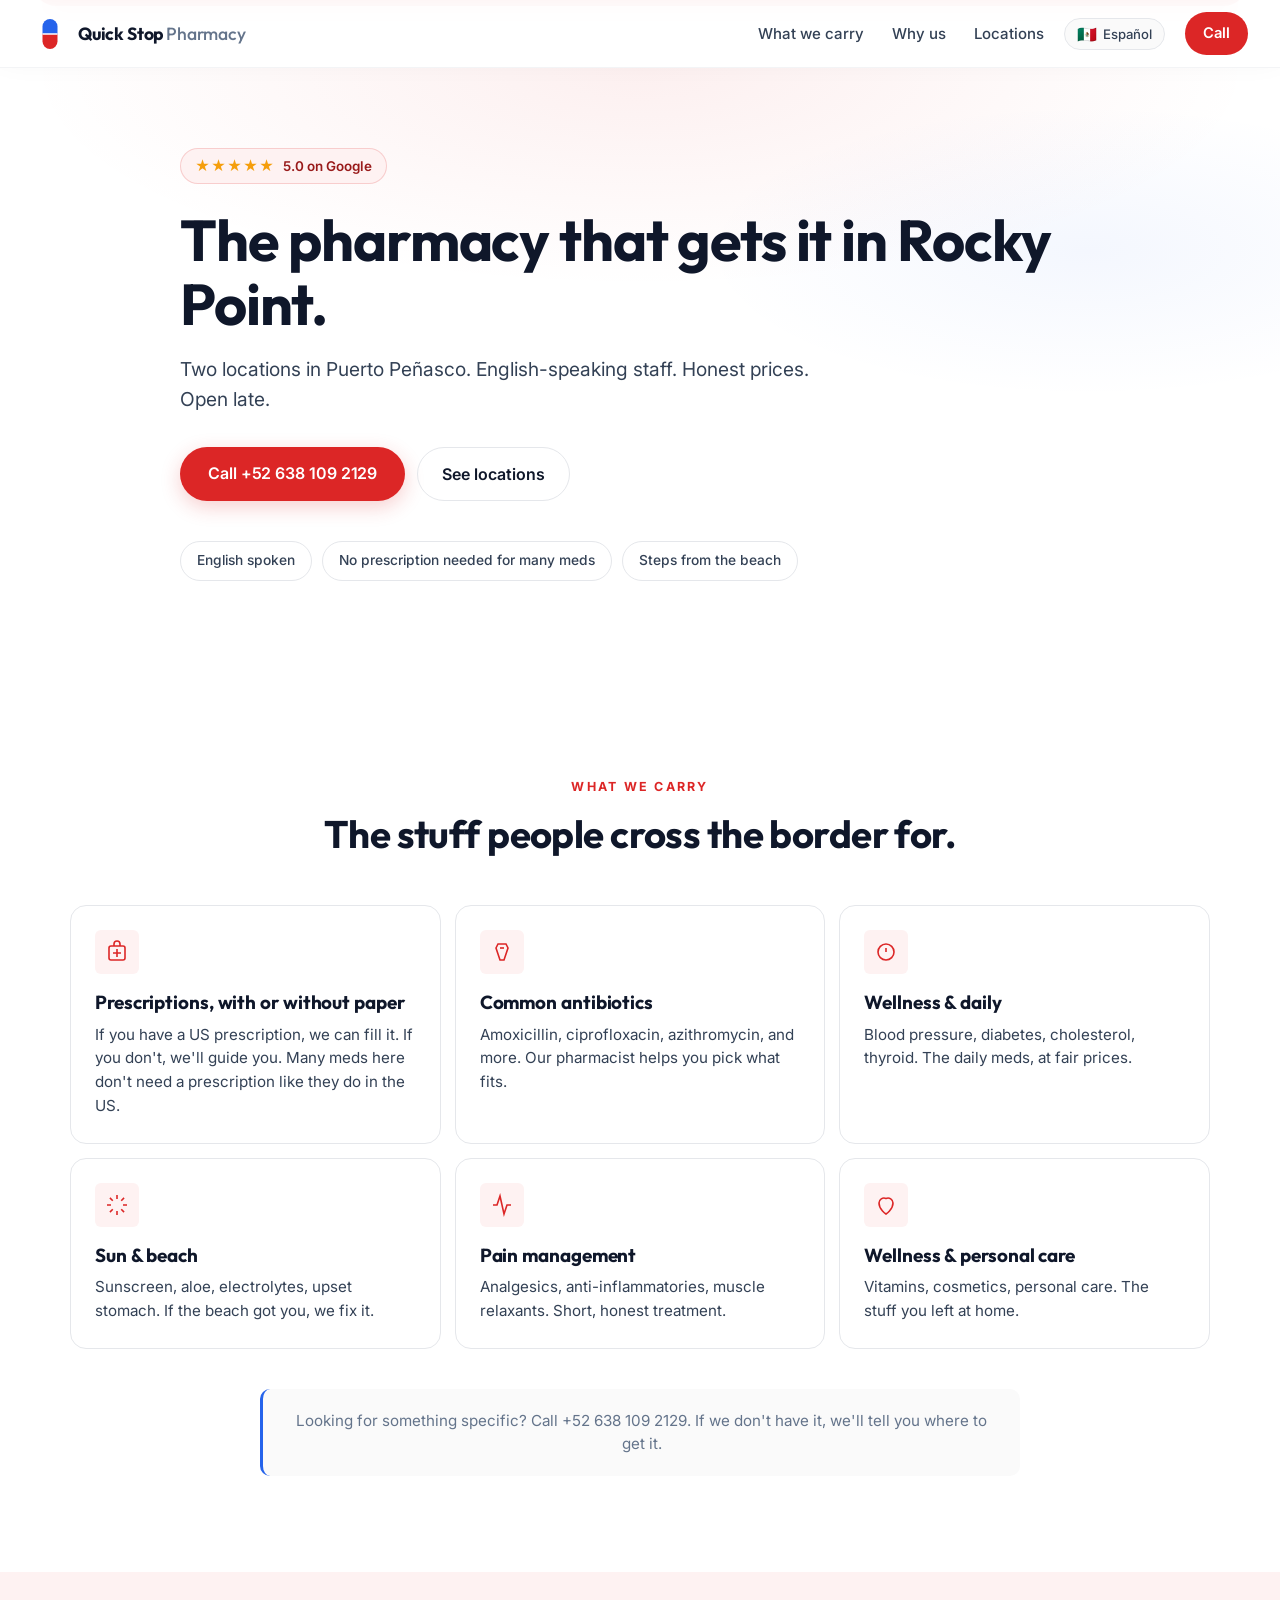
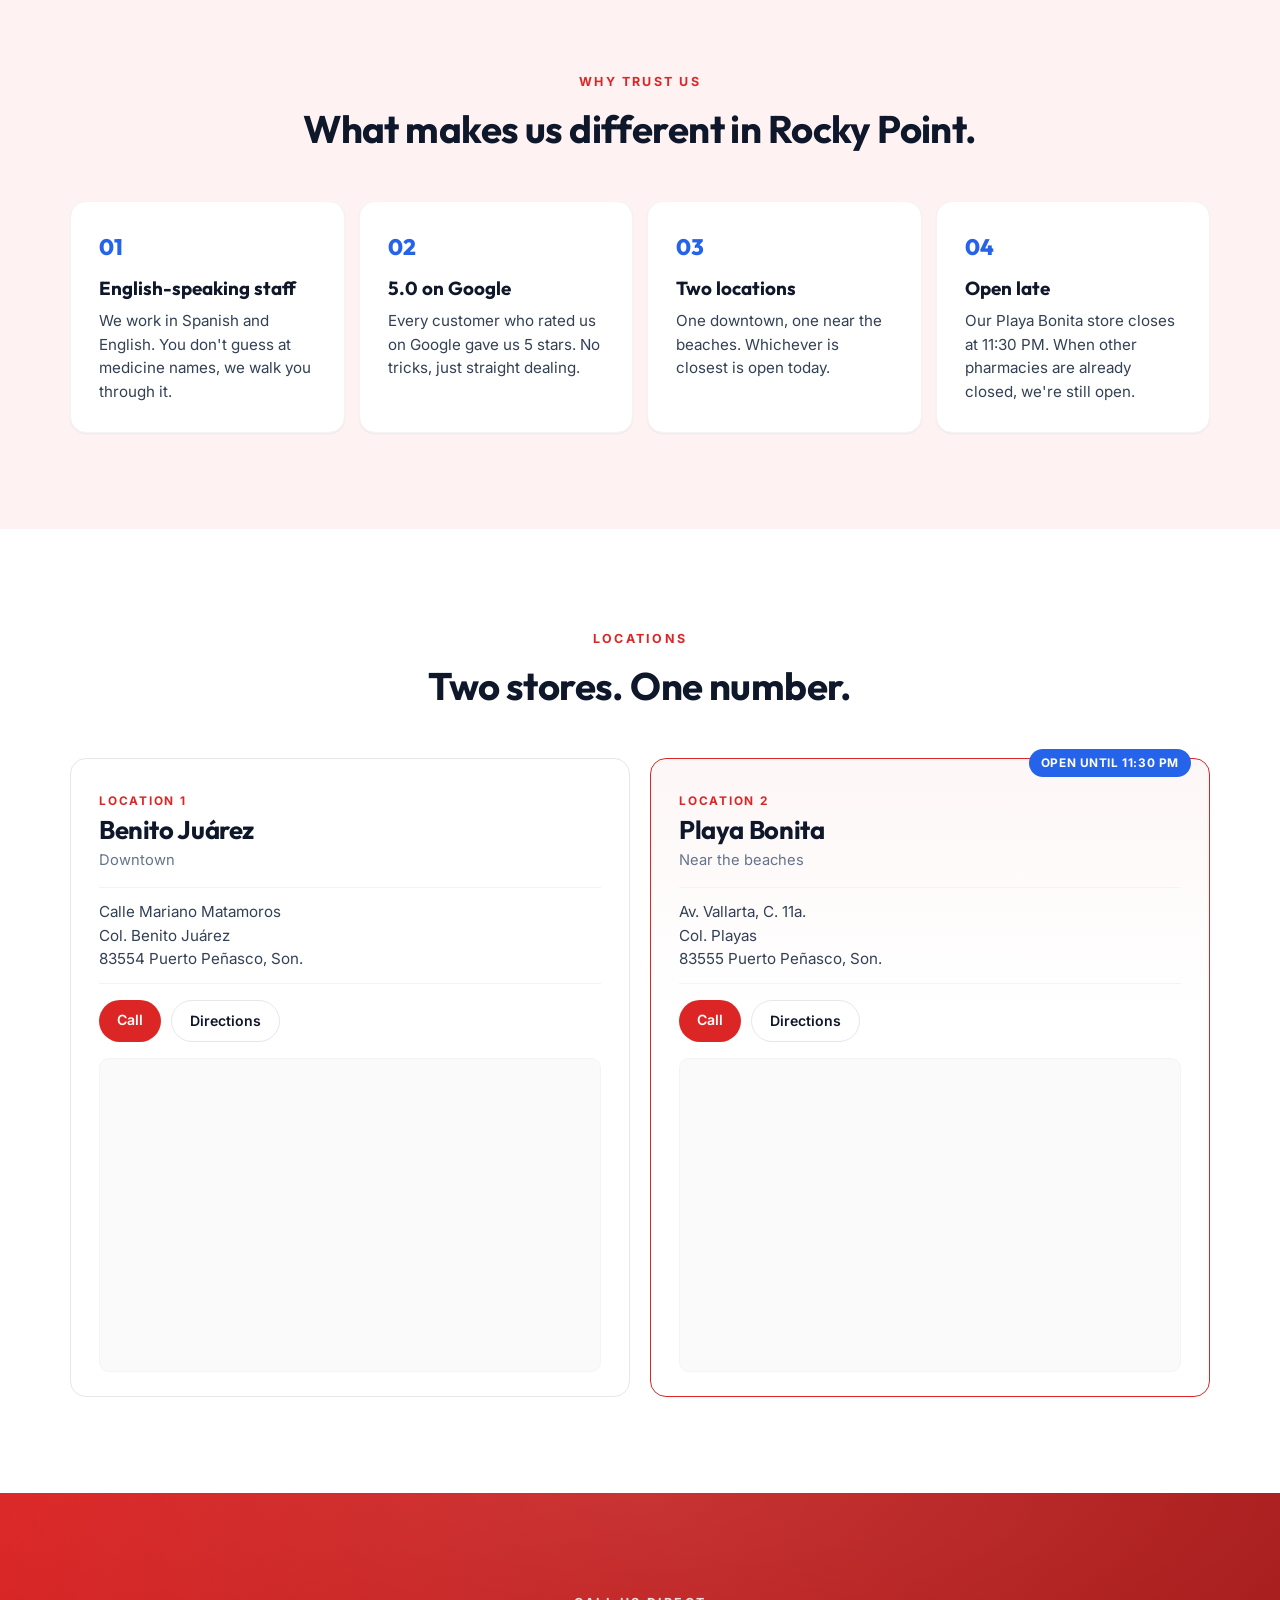
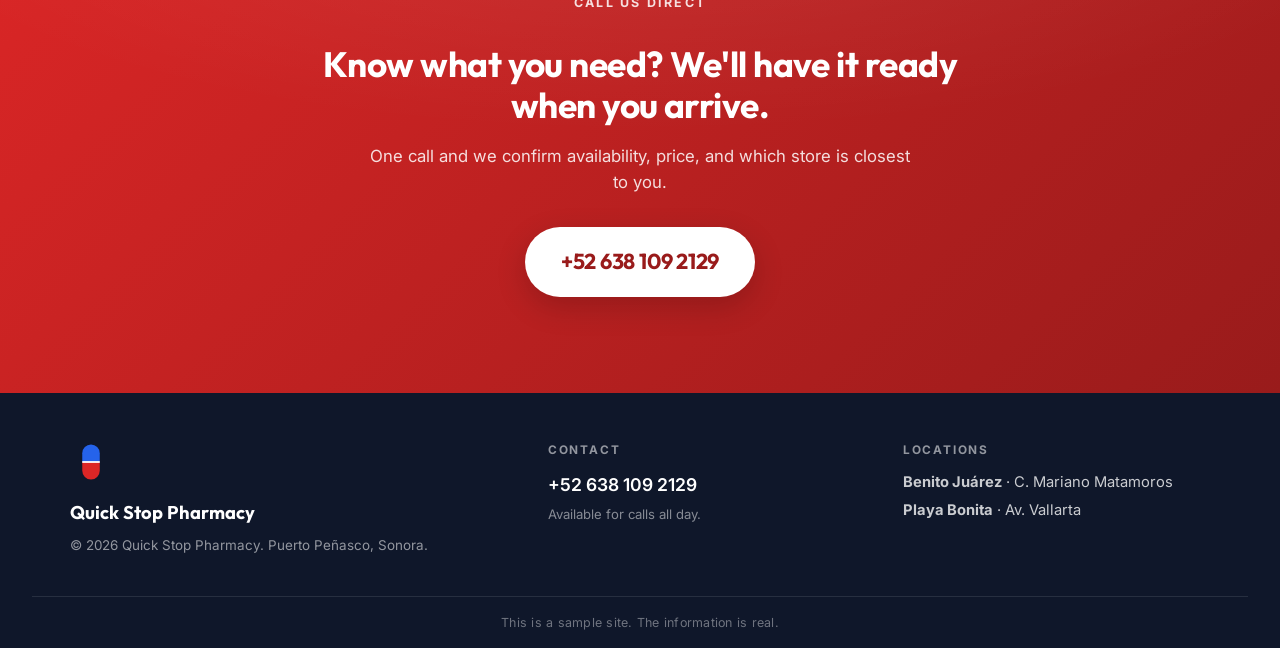
<file: index.html>
<!DOCTYPE html>
<html lang="es">
<head>
  <meta charset="UTF-8" />
  <meta name="viewport" content="width=device-width, initial-scale=1.0" />

  <title>Quick Stop Pharmacy | Puerto Pe&ntilde;asco, Sonora</title>
  <meta name="description" content="Farmacia Quick Stop en Puerto Pe&ntilde;asco. Dos sucursales en Benito Ju&aacute;rez y Playa Bonita. Personal que habla ingl&eacute;s, precios honestos. Open late. 5.0 en Google." />

  <meta property="og:type" content="website" />
  <meta property="og:url" content="https://neonframewebdev.github.io/quick-stop-pharmacy/" />
  <meta property="og:title" content="Quick Stop Pharmacy | Puerto Pe&ntilde;asco" />
  <meta property="og:description" content="Two locations in Rocky Point. English-speaking staff. Open late. 5.0 rating on Google." />
  <meta property="og:image" content="https://neonframewebdev.github.io/quick-stop-pharmacy/assets/og-card.jpg" />
  <meta property="og:locale" content="es_MX" />
  <meta property="og:locale:alternate" content="en_US" />

  <meta name="twitter:card" content="summary_large_image" />
  <meta name="twitter:title" content="Quick Stop Pharmacy | Puerto Pe&ntilde;asco" />
  <meta name="twitter:description" content="Two locations. English-speaking staff. Open late. 5.0 on Google." />
  <meta name="twitter:image" content="https://neonframewebdev.github.io/quick-stop-pharmacy/assets/og-card.jpg" />

  <link rel="canonical" href="https://neonframewebdev.github.io/quick-stop-pharmacy/" />
  <meta name="theme-color" content="#DC2626" />

  <!-- Structured data: Pharmacy schema for both locations -->
  <script type="application/ld+json">
  {
    "@context": "https://schema.org",
    "@type": "Pharmacy",
    "name": "Quick Stop Pharmacy",
    "image": "https://neonframewebdev.github.io/quick-stop-pharmacy/assets/og-card.jpg",
    "url": "https://neonframewebdev.github.io/quick-stop-pharmacy/",
    "telephone": "+52-638-109-2129",
    "priceRange": "$",
    "aggregateRating": {
      "@type": "AggregateRating",
      "ratingValue": "5.0",
      "reviewCount": "6"
    },
    "department": [
      {
        "@type": "Pharmacy",
        "name": "Quick Stop Pharmacy - Benito Juárez",
        "telephone": "+52-638-109-2129",
        "address": {
          "@type": "PostalAddress",
          "streetAddress": "Calle Mariano Matamoros, Benito Juárez",
          "addressLocality": "Puerto Peñasco",
          "postalCode": "83554",
          "addressRegion": "Sonora",
          "addressCountry": "MX"
        }
      },
      {
        "@type": "Pharmacy",
        "name": "Quick Stop Pharmacy - Playa Bonita",
        "telephone": "+52-638-109-2129",
        "address": {
          "@type": "PostalAddress",
          "streetAddress": "Av. Vallarta, C. 11a., Playas",
          "addressLocality": "Puerto Peñasco",
          "postalCode": "83555",
          "addressRegion": "Sonora",
          "addressCountry": "MX"
        },
        "openingHoursSpecification": [{
          "@type": "OpeningHoursSpecification",
          "dayOfWeek": ["Monday","Tuesday","Wednesday","Thursday","Friday","Saturday","Sunday"],
          "opens": "09:00",
          "closes": "23:30"
        }]
      }
    ]
  }
  </script>

  <link rel="icon" type="image/svg+xml" href="assets/favicon.svg" />

  <link rel="preconnect" href="https://fonts.googleapis.com" />
  <link rel="preconnect" href="https://fonts.gstatic.com" crossorigin />
  <link href="https://fonts.googleapis.com/css2?family=Inter:wght@400;600;700&family=Outfit:wght@700;800&display=swap" rel="stylesheet" />

  <link rel="stylesheet" href="css/style.css" />
</head>
<body data-lang="es">

  <!-- Nav -->
  <nav class="nav" aria-label="Navegaci&oacute;n principal">
    <a href="#top" class="nav-logo" aria-label="Quick Stop Pharmacy">
      <svg class="nav-logo-svg" viewBox="0 0 48 48" xmlns="http://www.w3.org/2000/svg" aria-hidden="true">
        <path d="M14 24 V14 a10 10 0 0 1 20 0 V24 Z" fill="#2563EB"/>
        <path d="M14 24 V34 a10 10 0 0 0 20 0 V24 Z" fill="#DC2626"/>
        <rect x="14" y="23" width="20" height="2" fill="#fff"/>
      </svg>
      <span class="nav-name">Quick Stop <span class="nav-name-light">Pharmacy</span></span>
    </a>

    <div class="nav-right">
      <ul class="nav-links" role="list">
        <li><a href="#productos" data-es="Lo que tenemos" data-en="What we carry">Lo que tenemos</a></li>
        <li><a href="#confianza" data-es="Por qu&eacute; nosotros" data-en="Why us">Por qu&eacute; nosotros</a></li>
        <li><a href="#sucursales" data-es="Sucursales" data-en="Locations">Sucursales</a></li>
      </ul>

      <button class="lang-toggle" aria-label="Switch to English" type="button">
        <span class="lt-flag">&#x1F1FA;&#x1F1F8;</span>
        <span class="lt-label">English</span>
      </button>

      <a href="tel:+526381092129" class="nav-cta" data-es="Llamar" data-en="Call">Llamar</a>

      <button class="nav-hamburger" aria-label="Abrir men&uacute;" aria-expanded="false" type="button">
        <span></span>
        <span></span>
        <span></span>
      </button>
    </div>
  </nav>

  <!-- Mobile drawer -->
  <div id="nav-drawer" class="nav-drawer" role="navigation" aria-label="Men&uacute; m&oacute;vil">
    <ul>
      <li><a href="#productos" data-es="Lo que tenemos" data-en="What we carry">Lo que tenemos</a></li>
      <li><a href="#confianza" data-es="Por qu&eacute; nosotros" data-en="Why us">Por qu&eacute; nosotros</a></li>
      <li><a href="#sucursales" data-es="Sucursales" data-en="Locations">Sucursales</a></li>
    </ul>
    <a href="tel:+526381092129" class="drawer-cta" data-es="Llamar +52 638 109 2129" data-en="Call +52 638 109 2129">Llamar +52 638 109 2129</a>
  </div>

  <!-- Hero -->
  <section id="top" class="hero" aria-label="Hero">
    <div class="hero-inner">
      <span class="hero-rating">
        <span class="stars" aria-hidden="true">&#9733;&#9733;&#9733;&#9733;&#9733;</span>
        <span data-es="5.0 en Google" data-en="5.0 on Google">5.0 en Google</span>
      </span>

      <h1 class="hero-h1"
          data-es="La farmacia que entiende al turista en Rocky Point."
          data-en="The pharmacy that gets it in Rocky Point.">
        La farmacia que entiende al turista en Rocky Point.
      </h1>

      <p class="hero-sub"
         data-es="Dos sucursales en Puerto Pe&ntilde;asco. Personal que habla ingl&eacute;s. Precios honestos. Abierto hasta tarde."
         data-en="Two locations in Puerto Pe&ntilde;asco. English-speaking staff. Honest prices. Open late.">
        Dos sucursales en Puerto Pe&ntilde;asco. Personal que habla ingl&eacute;s. Precios honestos. Abierto hasta tarde.
      </p>

      <div class="hero-ctas">
        <a href="tel:+526381092129" class="btn-primary"
           data-es="Llamar +52 638 109 2129" data-en="Call +52 638 109 2129">Llamar +52 638 109 2129</a>
        <a href="#sucursales" class="btn-ghost"
           data-es="Ver sucursales" data-en="See locations">Ver sucursales</a>
      </div>

      <ul class="hero-pills" aria-label="Beneficios">
        <li data-es="Habla ingl&eacute;s" data-en="English spoken">Habla ingl&eacute;s</li>
        <li data-es="Sin receta para muchos medicamentos" data-en="No prescription needed for many meds">Sin receta para muchos medicamentos</li>
        <li data-es="Cerca de las playas" data-en="Steps from the beach">Cerca de las playas</li>
      </ul>
    </div>
  </section>

  <!-- Products -->
  <section id="productos" class="section section-light" aria-label="Lo que tenemos">
    <div class="section-head">
      <span class="eyebrow" data-es="LO QUE TENEMOS" data-en="WHAT WE CARRY">LO QUE TENEMOS</span>
      <h2 class="section-title"
          data-es="Lo que la gente cruza la frontera para conseguir."
          data-en="The stuff people cross the border for.">
        Lo que la gente cruza la frontera para conseguir.
      </h2>
    </div>

    <div class="product-grid">
      <div class="product-card">
        <div class="product-icon" aria-hidden="true">
          <svg viewBox="0 0 24 24" fill="none" stroke="currentColor" stroke-width="1.6">
            <rect x="4" y="6" width="16" height="14" rx="2"/>
            <path d="M9 6V4a3 3 0 0 1 6 0v2"/>
            <path d="M8 13h8M12 9v8"/>
          </svg>
        </div>
        <h3 data-es="Recetas con o sin papel" data-en="Prescriptions, with or without paper">Recetas con o sin papel</h3>
        <p data-es="Si tiene una receta de Estados Unidos, la surtimos. Si no, le orientamos. Muchos medicamentos aqu&iacute; no requieren receta como en EUA."
           data-en="If you have a US prescription, we can fill it. If you don&apos;t, we&apos;ll guide you. Many meds here don&apos;t need a prescription like they do in the US.">
          Si tiene una receta de Estados Unidos, la surtimos. Si no, le orientamos. Muchos medicamentos aqu&iacute; no requieren receta como en EUA.
        </p>
      </div>

      <div class="product-card">
        <div class="product-icon" aria-hidden="true">
          <svg viewBox="0 0 24 24" fill="none" stroke="currentColor" stroke-width="1.6">
            <path d="M8 4h8l2 4-4 12H10L6 8z"/>
            <path d="M10 8h4"/>
          </svg>
        </div>
        <h3 data-es="Antibi&oacute;ticos comunes" data-en="Common antibiotics">Antibi&oacute;ticos comunes</h3>
        <p data-es="Amoxicilina, ciprofloxacino, azitromicina y m&aacute;s. El farmac&eacute;utico le ayuda a elegir lo que necesita."
           data-en="Amoxicillin, ciprofloxacin, azithromycin, and more. Our pharmacist helps you pick what fits.">
          Amoxicilina, ciprofloxacino, azitromicina y m&aacute;s. El farmac&eacute;utico le ayuda a elegir lo que necesita.
        </p>
      </div>

      <div class="product-card">
        <div class="product-icon" aria-hidden="true">
          <svg viewBox="0 0 24 24" fill="none" stroke="currentColor" stroke-width="1.6">
            <circle cx="12" cy="12" r="8"/>
            <path d="M12 8v4M12 16h.01"/>
          </svg>
        </div>
        <h3 data-es="Control y bienestar" data-en="Wellness &amp; daily">Control y bienestar</h3>
        <p data-es="Presi&oacute;n arterial, diabetes, colesterol, tiroides. Las cosas de cada d&iacute;a, a precios honestos."
           data-en="Blood pressure, diabetes, cholesterol, thyroid. The daily meds, at fair prices.">
          Presi&oacute;n arterial, diabetes, colesterol, tiroides. Las cosas de cada d&iacute;a, a precios honestos.
        </p>
      </div>

      <div class="product-card">
        <div class="product-icon" aria-hidden="true">
          <svg viewBox="0 0 24 24" fill="none" stroke="currentColor" stroke-width="1.6">
            <path d="M12 2v4M12 18v4M4.93 4.93l2.83 2.83M16.24 16.24l2.83 2.83M2 12h4M18 12h4M4.93 19.07l2.83-2.83M16.24 7.76l2.83-2.83"/>
          </svg>
        </div>
        <h3 data-es="Quemaduras y playa" data-en="Sun &amp; beach">Quemaduras y playa</h3>
        <p data-es="Bloqueador, aloe vera, sales para deshidrataci&oacute;n, est&oacute;mago revuelto. Si pas&oacute; algo en la playa, lo arreglamos."
           data-en="Sunscreen, aloe, electrolytes, upset stomach. If the beach got you, we fix it.">
          Bloqueador, aloe vera, sales para deshidrataci&oacute;n, est&oacute;mago revuelto. Si pas&oacute; algo en la playa, lo arreglamos.
        </p>
      </div>

      <div class="product-card">
        <div class="product-icon" aria-hidden="true">
          <svg viewBox="0 0 24 24" fill="none" stroke="currentColor" stroke-width="1.6">
            <path d="M3 12h4l3-9 4 18 3-9h4"/>
          </svg>
        </div>
        <h3 data-es="Manejo del dolor" data-en="Pain management">Manejo del dolor</h3>
        <p data-es="Analg&eacute;sicos, antiinflamatorios, relajantes musculares. Tratamiento corto y honesto."
           data-en="Analgesics, anti-inflammatories, muscle relaxants. Short, honest treatment.">
          Analg&eacute;sicos, antiinflamatorios, relajantes musculares. Tratamiento corto y honesto.
        </p>
      </div>

      <div class="product-card">
        <div class="product-icon" aria-hidden="true">
          <svg viewBox="0 0 24 24" fill="none" stroke="currentColor" stroke-width="1.6">
            <path d="M12 21s-7-4.35-7-11a5 5 0 0 1 7-4.58A5 5 0 0 1 19 10c0 6.65-7 11-7 11z"/>
          </svg>
        </div>
        <h3 data-es="Bienestar y cuidado personal" data-en="Wellness &amp; personal care">Bienestar y cuidado personal</h3>
        <p data-es="Vitaminas, cosm&eacute;ticos, art&iacute;culos de higiene. Las cosas que olvid&oacute; en casa."
           data-en="Vitamins, cosmetics, personal care. The stuff you left at home.">
          Vitaminas, cosm&eacute;ticos, art&iacute;culos de higiene. Las cosas que olvid&oacute; en casa.
        </p>
      </div>
    </div>

    <p class="product-note" data-es="&iquest;Necesita algo en espec&iacute;fico? Llame al +52 638 109 2129. Si no lo tenemos, le decimos d&oacute;nde conseguirlo."
       data-en="Looking for something specific? Call +52 638 109 2129. If we don&apos;t have it, we&apos;ll tell you where to get it.">
      &iquest;Necesita algo en espec&iacute;fico? Llame al +52 638 109 2129. Si no lo tenemos, le decimos d&oacute;nde conseguirlo.
    </p>
  </section>

  <!-- Trust -->
  <section id="confianza" class="section section-tint" aria-label="Por qu&eacute; nosotros">
    <div class="section-head">
      <span class="eyebrow" data-es="POR QU&Eacute; CONFIAR" data-en="WHY TRUST US">POR QU&Eacute; CONFIAR</span>
      <h2 class="section-title"
          data-es="Lo que nos hace diferentes en Rocky Point."
          data-en="What makes us different in Rocky Point.">
        Lo que nos hace diferentes en Rocky Point.
      </h2>
    </div>

    <div class="trust-grid">
      <div class="trust-card">
        <div class="trust-num">01</div>
        <h3 data-es="Personal que habla ingl&eacute;s" data-en="English-speaking staff">Personal que habla ingl&eacute;s</h3>
        <p data-es="Atendemos en espa&ntilde;ol y en ingl&eacute;s. No tiene que adivinar nombres de medicamentos, le explicamos todo."
           data-en="We work in Spanish and English. You don&apos;t guess at medicine names, we walk you through it.">
          Atendemos en espa&ntilde;ol y en ingl&eacute;s. No tiene que adivinar nombres de medicamentos, le explicamos todo.
        </p>
      </div>

      <div class="trust-card">
        <div class="trust-num">02</div>
        <h3 data-es="5.0 en Google" data-en="5.0 on Google">5.0 en Google</h3>
        <p data-es="Cada cliente que nos ha calificado en Google nos dio 5 estrellas. Sin trucos, solo trato derecho."
           data-en="Every customer who rated us on Google gave us 5 stars. No tricks, just straight dealing.">
          Cada cliente que nos ha calificado en Google nos dio 5 estrellas. Sin trucos, solo trato derecho.
        </p>
      </div>

      <div class="trust-card">
        <div class="trust-num">03</div>
        <h3 data-es="Dos sucursales" data-en="Two locations">Dos sucursales</h3>
        <p data-es="Una en el centro, otra cerca de las playas. La que le quede m&aacute;s cerca est&aacute; abierta hoy."
           data-en="One downtown, one near the beaches. Whichever is closest is open today.">
          Una en el centro, otra cerca de las playas. La que le quede m&aacute;s cerca est&aacute; abierta hoy.
        </p>
      </div>

      <div class="trust-card">
        <div class="trust-num">04</div>
        <h3 data-es="Abierto hasta tarde" data-en="Open late">Abierto hasta tarde</h3>
        <p data-es="La sucursal de Playa Bonita cierra a las 11:30 PM. Cuando otras farmacias ya est&aacute;n cerradas, nosotros seguimos atendiendo."
           data-en="Our Playa Bonita store closes at 11:30 PM. When other pharmacies are already closed, we&apos;re still open.">
          La sucursal de Playa Bonita cierra a las 11:30 PM. Cuando otras farmacias ya est&aacute;n cerradas, nosotros seguimos atendiendo.
        </p>
      </div>
    </div>
  </section>

  <!-- Locations -->
  <section id="sucursales" class="section section-light" aria-label="Nuestras sucursales">
    <div class="section-head">
      <span class="eyebrow" data-es="SUCURSALES" data-en="LOCATIONS">SUCURSALES</span>
      <h2 class="section-title"
          data-es="Dos tiendas. Una llamada."
          data-en="Two stores. One number.">
        Dos tiendas. Una llamada.
      </h2>
    </div>

    <div class="location-grid">

      <!-- Location 1: Benito Juarez -->
      <article class="location-card">
        <div class="location-head">
          <span class="location-tag" data-es="SUCURSAL 1" data-en="LOCATION 1">SUCURSAL 1</span>
          <h3 class="location-name">Benito Ju&aacute;rez</h3>
          <p class="location-sub" data-es="Centro de la ciudad" data-en="Downtown">Centro de la ciudad</p>
        </div>
        <address class="location-address">
          Calle Mariano Matamoros<br />
          Col. Benito Ju&aacute;rez<br />
          83554 Puerto Pe&ntilde;asco, Son.
        </address>
        <div class="location-actions">
          <a href="tel:+526381092129" class="btn-primary-sm" data-es="Llamar" data-en="Call">Llamar</a>
          <a href="https://www.google.com/maps/search/?api=1&query=Quick+Stop+Pharmacy+Mariano+Matamoros+Puerto+Penasco" target="_blank" rel="noopener" class="btn-ghost-sm" data-es="C&oacute;mo llegar" data-en="Directions">C&oacute;mo llegar</a>
        </div>
        <div class="location-map is-loading">
          <iframe
            data-src="https://www.google.com/maps?q=31.2973444,-113.5374649+(Quick+Stop+Pharmacy+Benito+Ju%C3%A1rez)&output=embed&z=16"
            loading="lazy"
            referrerpolicy="no-referrer-when-downgrade"
            allowfullscreen
            title="Mapa de Quick Stop Pharmacy Benito Juarez"></iframe>
        </div>
      </article>

      <!-- Location 2: Playa Bonita -->
      <article class="location-card featured">
        <span class="location-badge" data-es="Abierto hasta 11:30 PM" data-en="Open until 11:30 PM">Abierto hasta 11:30 PM</span>
        <div class="location-head">
          <span class="location-tag" data-es="SUCURSAL 2" data-en="LOCATION 2">SUCURSAL 2</span>
          <h3 class="location-name">Playa Bonita</h3>
          <p class="location-sub" data-es="Cerca de las playas" data-en="Near the beaches">Cerca de las playas</p>
        </div>
        <address class="location-address">
          Av. Vallarta, C. 11a.<br />
          Col. Playas<br />
          83555 Puerto Pe&ntilde;asco, Son.
        </address>
        <div class="location-actions">
          <a href="tel:+526381092129" class="btn-primary-sm" data-es="Llamar" data-en="Call">Llamar</a>
          <a href="https://www.google.com/maps/search/?api=1&query=Quick+Stop+Pharmacy+Vallarta+Playa+Bonita+Puerto+Penasco" target="_blank" rel="noopener" class="btn-ghost-sm" data-es="C&oacute;mo llegar" data-en="Directions">C&oacute;mo llegar</a>
        </div>
        <div class="location-map is-loading">
          <iframe
            data-src="https://www.google.com/maps?q=31.3177357,-113.5553815+(Quick+Stop+Pharmacy+Playa+Bonita)&output=embed&z=16"
            loading="lazy"
            referrerpolicy="no-referrer-when-downgrade"
            allowfullscreen
            title="Mapa de Quick Stop Pharmacy Playa Bonita"></iframe>
        </div>
      </article>

    </div>
  </section>

  <!-- CTA block -->
  <section class="cta-block" aria-label="Llamar">
    <div class="cta-inner">
      <span class="eyebrow eyebrow-light" data-es="LLAMAR DIRECTO" data-en="CALL US DIRECT">LLAMAR DIRECTO</span>
      <h2 class="cta-title"
          data-es="&iquest;Sabe qu&eacute; necesita? Lo tenemos listo cuando llegue."
          data-en="Know what you need? We&apos;ll have it ready when you arrive.">
        &iquest;Sabe qu&eacute; necesita? Lo tenemos listo cuando llegue.
      </h2>
      <p class="cta-sub"
         data-es="Una llamada y nosotros le confirmamos disponibilidad, precio y la sucursal m&aacute;s cercana."
         data-en="One call and we confirm availability, price, and which store is closest to you.">
        Una llamada y nosotros le confirmamos disponibilidad, precio y la sucursal m&aacute;s cercana.
      </p>
      <a href="tel:+526381092129" class="btn-primary-xl"
         data-es="+52 638 109 2129" data-en="+52 638 109 2129">+52 638 109 2129</a>
    </div>
  </section>

  <!-- Footer -->
  <footer class="footer">
    <div class="footer-inner">
      <div class="footer-brand">
        <svg class="footer-logo-svg" viewBox="0 0 48 48" xmlns="http://www.w3.org/2000/svg" aria-hidden="true">
          <path d="M14 24 V14 a10 10 0 0 1 20 0 V24 Z" fill="#2563EB"/>
          <path d="M14 24 V34 a10 10 0 0 0 20 0 V24 Z" fill="#DC2626"/>
          <rect x="14" y="23" width="20" height="2" fill="#fff"/>
        </svg>
        <p class="footer-name">Quick Stop Pharmacy</p>
        <p class="footer-copy">
          &copy; <span class="copyright-year"></span> Quick Stop Pharmacy. Puerto Pe&ntilde;asco, Sonora.
        </p>
      </div>

      <div class="footer-col">
        <p class="footer-label" data-es="CONTACTO" data-en="CONTACT">CONTACTO</p>
        <a href="tel:+526381092129" class="footer-link">+52 638 109 2129</a>
        <p class="footer-tiny" data-es="Disponible para llamadas todo el d&iacute;a." data-en="Available for calls all day.">Disponible para llamadas todo el d&iacute;a.</p>
      </div>

      <div class="footer-col">
        <p class="footer-label" data-es="SUCURSALES" data-en="LOCATIONS">SUCURSALES</p>
        <p class="footer-link-plain"><strong>Benito Ju&aacute;rez</strong> &middot; C. Mariano Matamoros</p>
        <p class="footer-link-plain"><strong>Playa Bonita</strong> &middot; Av. Vallarta</p>
      </div>
    </div>
    <div class="footer-bar">
      <span data-es="Este sitio es de muestra. La informaci&oacute;n es real."
            data-en="This is a sample site. The information is real.">
        Este sitio es de muestra. La informaci&oacute;n es real.
      </span>
    </div>
  </footer>

  <script src="js/i18n.js"></script>
  <script src="js/main.js"></script>
</body>
</html>
</file>
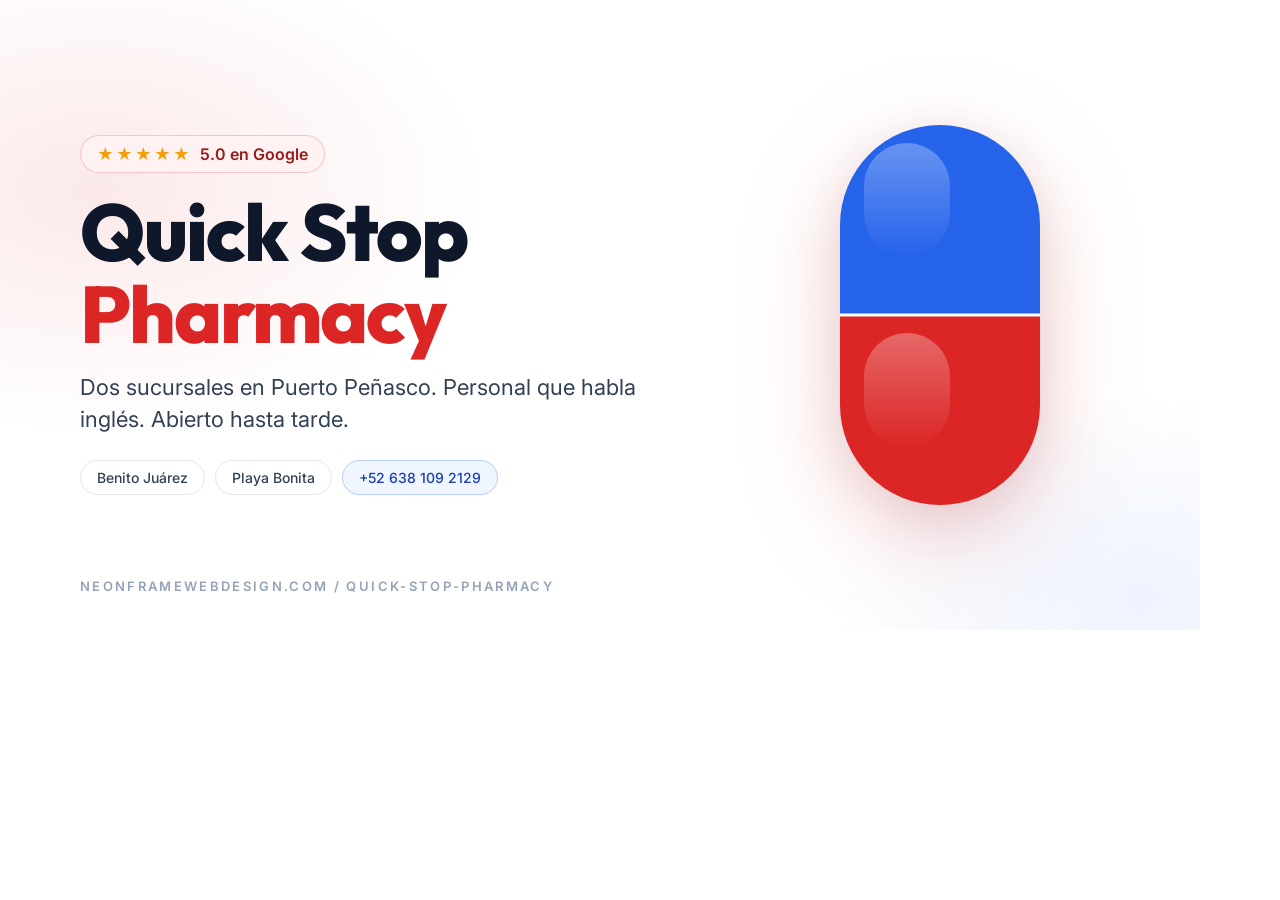
<file: assets/og-card.html>
<!doctype html>
<html lang="es">
<head>
<meta charset="utf-8" />
<link rel="preconnect" href="https://fonts.googleapis.com" />
<link rel="preconnect" href="https://fonts.gstatic.com" crossorigin />
<link href="https://fonts.googleapis.com/css2?family=Inter:wght@500;600;700;800&family=Outfit:wght@700;800&display=swap" rel="stylesheet" />
<style>
  *{margin:0;padding:0;box-sizing:border-box}
  html,body{width:1200px;height:630px;overflow:hidden;background:#fff;font-family:'Inter',sans-serif;color:#0F172A}
  .card{
    width:1200px;height:630px;position:relative;
    background:
      radial-gradient(ellipse 50% 60% at 8% 30%, rgba(220,38,38,0.10) 0%, transparent 65%),
      radial-gradient(ellipse 40% 50% at 95% 95%, rgba(37,99,235,0.08) 0%, transparent 65%),
      #fff;
    display:grid;grid-template-columns: 1fr 360px;gap:70px;
    padding: 70px 80px;
    align-items:center;
  }
  .text{display:flex;flex-direction:column;gap:18px}
  .rating-pill{
    display:inline-flex;align-items:center;gap:8px;
    background:#FEF2F2;color:#991B1B;
    padding:8px 16px;border-radius:999px;font-size:16px;font-weight:600;
    border:1px solid rgba(220,38,38,0.22);
    width:fit-content;
  }
  .stars{color:#F59E0B;letter-spacing:2px}
  .h1{
    font-family:'Outfit',sans-serif;font-weight:800;
    font-size:80px;line-height:1.02;letter-spacing:-0.025em;
    color:#0F172A;
  }
  .accent{color:#DC2626}
  .sub{
    font-size:22px;color:#334155;line-height:1.45;max-width:600px;
  }
  .tags{display:flex;gap:10px;margin-top:6px;flex-wrap:wrap}
  .tag{
    background:#fff;color:#334155;
    padding:8px 16px;border-radius:999px;font-size:14px;font-weight:500;
    border:1px solid #E5E7EB;
  }
  .tag.tag-blue { background:#EFF6FF; color:#1E40AF; border-color: rgba(37,99,235,0.25); }

  /* Capsule visual */
  .visual{
    position:relative;
    width:360px;height:480px;
    display:flex;align-items:center;justify-content:center;
  }
  .capsule{
    position:relative;
    width:200px;height:380px;
    filter: drop-shadow(0 30px 50px rgba(220,38,38,0.22)) drop-shadow(0 10px 20px rgba(0,0,0,0.08));
  }
  .capsule .top{
    position:absolute;top:0;left:0;right:0;height:50%;
    background:#2563EB;
    border-radius: 100px 100px 0 0;
  }
  .capsule .bot{
    position:absolute;bottom:0;left:0;right:0;height:50%;
    background:#DC2626;
    border-radius: 0 0 100px 100px;
  }
  .capsule .seam{
    position:absolute;top:50%;left:0;right:0;height:3px;
    background: #fff;
    transform: translateY(-50%);
  }
  /* subtle inner highlight */
  .capsule .top::before, .capsule .bot::before {
    content:""; position:absolute; top:18px; left:24px; right:90px; height:60%;
    background:linear-gradient(180deg, rgba(255,255,255,0.30) 0%, rgba(255,255,255,0) 100%);
    border-radius: 60px;
    pointer-events:none;
  }

  .url{
    position:absolute;bottom:36px;left:80px;
    font-size:13px;font-weight:600;
    color:#94A3B8;letter-spacing:0.18em;text-transform:uppercase;
  }
</style>
</head>
<body>
<div class="card">
  <div class="text">
    <div class="rating-pill">
      <span class="stars">&#9733;&#9733;&#9733;&#9733;&#9733;</span>
      <span>5.0 en Google</span>
    </div>
    <h1 class="h1">Quick Stop<br/><span class="accent">Pharmacy</span></h1>
    <p class="sub">Dos sucursales en Puerto Pe&ntilde;asco. Personal que habla ingl&eacute;s. Abierto hasta tarde.</p>
    <div class="tags">
      <span class="tag">Benito Ju&aacute;rez</span>
      <span class="tag">Playa Bonita</span>
      <span class="tag tag-blue">+52 638 109 2129</span>
    </div>
  </div>
  <div class="visual">
    <div class="capsule">
      <div class="top"></div>
      <div class="bot"></div>
      <div class="seam"></div>
    </div>
  </div>
  <div class="url">neonframewebdesign.com / quick-stop-pharmacy</div>
</div>
</body>
</html>
</file>
<file: css/style.css>
/* Quick Stop Pharmacy
   Clean, trustworthy medical aesthetic. Bilingual. Mobile-first.
*/

/* ── Variables ───────────────────────────────────────────────── */
:root {
  --bg: #ffffff;
  --bg-alt: #FAFAFA;
  --bg-tint: #FEF2F2;
  --primary: #DC2626;
  --primary-dark: #991B1B;
  --primary-soft: rgba(220, 38, 38, 0.08);
  --accent: #2563EB;
  --accent-dark: #1E40AF;
  --text: #0F172A;
  --text-light: #334155;
  --muted: #64748B;
  --border: #E5E7EB;
  --border-soft: #F3F4F6;
  --shadow-sm: 0 1px 2px rgba(15, 23, 42, 0.05);
  --shadow-md: 0 4px 12px rgba(15, 23, 42, 0.06);
  --shadow-lg: 0 12px 32px rgba(15, 23, 42, 0.10);
  --radius: 10px;
  --radius-lg: 16px;
  --radius-sm: 6px;
  --nav-h: 68px;
  --edge: clamp(1rem, 4vw, 2rem);
  --section-pad: clamp(3.5rem, 8vw, 6rem);
  --font-display: 'Outfit', system-ui, sans-serif;
  --font-body: 'Inter', system-ui, sans-serif;
}

/* ── Reset ───────────────────────────────────────────────────── */
*, *::before, *::after { box-sizing: border-box; margin: 0; padding: 0; }
html { scroll-behavior: smooth; -webkit-text-size-adjust: 100%; }
body {
  font-family: var(--font-body);
  color: var(--text);
  background: var(--bg);
  line-height: 1.55;
  font-size: 16px;
  -webkit-font-smoothing: antialiased;
}
img, svg { max-width: 100%; display: block; }
a { color: inherit; text-decoration: none; }
button { font-family: inherit; cursor: pointer; border: none; background: none; color: inherit; }
ul { list-style: none; }
section { scroll-margin-top: var(--nav-h); }

/* ── Nav ─────────────────────────────────────────────────────── */
.nav {
  position: sticky; top: 0; z-index: 100;
  height: var(--nav-h);
  background: rgba(255, 255, 255, 0.94);
  backdrop-filter: blur(12px);
  -webkit-backdrop-filter: blur(12px);
  border-bottom: 1px solid var(--border-soft);
  display: flex; align-items: center; justify-content: space-between;
  padding: 0 var(--edge);
}
.nav-logo {
  display: flex; align-items: center; gap: 10px;
  flex-shrink: 0;
}
.nav-logo-svg { width: 36px; height: 36px; }
.nav-name {
  font-family: var(--font-display);
  font-size: 1.1rem;
  font-weight: 700;
  color: var(--text);
  letter-spacing: -0.01em;
}
.nav-name-light { color: var(--muted); font-weight: 500; }
.nav-right { display: flex; align-items: center; gap: clamp(0.5rem, 2vw, 1.25rem); }
.nav-links {
  display: none;
  gap: clamp(1rem, 2.4vw, 1.75rem);
  font-size: 0.94rem;
  color: var(--text-light);
  font-weight: 500;
}
.nav-links a {
  padding: 8px 0;
  border-bottom: 2px solid transparent;
  transition: color 0.2s ease, border-color 0.2s ease;
}
.nav-links a:hover { color: var(--primary); border-bottom-color: var(--primary); }

.lang-toggle {
  display: flex; align-items: center; gap: 6px;
  padding: 7px 12px;
  background: var(--bg-alt);
  border: 1px solid var(--border);
  border-radius: 999px;
  font-size: 0.82rem;
  color: var(--text-light);
  font-weight: 500;
  transition: background 0.2s ease;
}
.lang-toggle:hover { background: var(--border-soft); }
.lt-flag { font-size: 1rem; line-height: 1; }

.nav-cta {
  background: var(--primary);
  color: #fff;
  padding: 10px 18px;
  border-radius: 999px;
  font-weight: 600;
  font-size: 0.92rem;
  transition: background 0.2s ease, transform 0.15s ease;
}
.nav-cta:hover { background: var(--primary-dark); transform: translateY(-1px); }

.nav-hamburger {
  display: flex; flex-direction: column; gap: 4px;
  width: 28px; height: 28px;
  align-items: center; justify-content: center;
}
.nav-hamburger span {
  display: block; width: 22px; height: 2px;
  background: var(--text);
  transition: transform 0.25s ease, opacity 0.2s ease;
}
.nav-hamburger.open span:nth-child(1) { transform: translateY(6px) rotate(45deg); }
.nav-hamburger.open span:nth-child(2) { opacity: 0; }
.nav-hamburger.open span:nth-child(3) { transform: translateY(-6px) rotate(-45deg); }

/* Drawer */
.nav-drawer {
  position: fixed; top: var(--nav-h); left: 0; right: 0;
  background: #fff;
  border-bottom: 1px solid var(--border-soft);
  padding: 1.25rem var(--edge) 2rem;
  z-index: 90;
  transform: translateY(-110%);
  transition: transform 0.3s ease;
  box-shadow: var(--shadow-lg);
}
.nav-drawer.open { transform: translateY(0); }
.nav-drawer ul { display: flex; flex-direction: column; gap: 0.5rem; }
.nav-drawer a {
  display: block;
  padding: 12px 0;
  font-size: 1.05rem;
  font-weight: 500;
  color: var(--text);
  border-bottom: 1px solid var(--border-soft);
}
.drawer-cta {
  display: inline-block;
  margin-top: 1rem;
  background: var(--primary);
  color: #fff !important;
  padding: 12px 20px;
  border-radius: 999px;
  font-weight: 600;
  border: none !important;
}

/* ── Hero ────────────────────────────────────────────────────── */
.hero {
  background:
    radial-gradient(ellipse 80% 60% at 50% 0%, rgba(220, 38, 38, 0.07) 0%, transparent 60%),
    radial-gradient(ellipse 50% 40% at 85% 30%, rgba(37, 99, 235, 0.05) 0%, transparent 60%),
    #fff;
  padding: clamp(3rem, 7vw, 5rem) var(--edge) clamp(4rem, 8vw, 6rem);
}
.hero-inner { max-width: 920px; margin: 0 auto; }

.hero-rating {
  display: inline-flex; align-items: center; gap: 8px;
  background: var(--bg-tint);
  color: var(--primary-dark);
  padding: 6px 14px;
  border-radius: 999px;
  font-size: 0.84rem;
  font-weight: 600;
  margin-bottom: 1.5rem;
  border: 1px solid rgba(220, 38, 38, 0.18);
}
.stars { color: #F59E0B; letter-spacing: 1px; font-size: 0.9rem; }

.hero-h1 {
  font-family: var(--font-display);
  font-size: clamp(2rem, 5.5vw, 3.6rem);
  font-weight: 700;
  line-height: 1.1;
  letter-spacing: -0.02em;
  color: var(--text);
  margin-bottom: 1.25rem;
  max-width: 900px;
}
.hero-sub {
  font-size: clamp(1.05rem, 1.5vw, 1.2rem);
  line-height: 1.55;
  color: var(--text-light);
  max-width: 640px;
  margin-bottom: 2rem;
}

.hero-ctas {
  display: flex; flex-wrap: wrap; gap: 12px;
  margin-bottom: 2.5rem;
}

.btn-primary {
  background: var(--primary);
  color: #fff;
  padding: 14px 28px;
  border-radius: 999px;
  font-weight: 600;
  font-size: 1rem;
  letter-spacing: -0.005em;
  transition: background 0.2s ease, transform 0.15s ease, box-shadow 0.2s ease;
  box-shadow: 0 6px 20px rgba(220, 38, 38, 0.22);
  display: inline-block;
}
.btn-primary:hover { background: var(--primary-dark); transform: translateY(-2px); box-shadow: 0 10px 28px rgba(220, 38, 38, 0.30); }

.btn-ghost {
  background: transparent;
  color: var(--text);
  padding: 14px 24px;
  border-radius: 999px;
  font-weight: 600;
  font-size: 1rem;
  border: 1px solid var(--border);
  transition: background 0.2s ease, border-color 0.2s ease;
}
.btn-ghost:hover { background: var(--bg-alt); border-color: var(--text-light); }

.hero-pills {
  display: flex; flex-wrap: wrap; gap: 10px;
}
.hero-pills li {
  background: #fff;
  color: var(--text-light);
  padding: 8px 16px;
  border-radius: 999px;
  font-size: 0.86rem;
  font-weight: 500;
  border: 1px solid var(--border);
}

/* ── Sections ────────────────────────────────────────────────── */
.section {
  padding: var(--section-pad) var(--edge);
}
.section-light { background: #fff; }
.section-tint { background: var(--bg-tint); }
.section-alt { background: var(--bg-alt); }

.section-head {
  max-width: 760px;
  margin: 0 auto 3rem;
  text-align: center;
}
.eyebrow {
  display: inline-block;
  font-size: 0.78rem;
  font-weight: 700;
  letter-spacing: 0.18em;
  color: var(--primary);
  text-transform: uppercase;
  margin-bottom: 1rem;
}
.eyebrow-light { color: rgba(255,255,255,0.85); }
.section-title {
  font-family: var(--font-display);
  font-size: clamp(1.6rem, 3.6vw, 2.4rem);
  font-weight: 700;
  line-height: 1.18;
  letter-spacing: -0.015em;
  color: var(--text);
}

/* ── Products grid ───────────────────────────────────────────── */
.product-grid {
  display: grid;
  grid-template-columns: 1fr;
  gap: 14px;
  max-width: 1140px;
  margin: 0 auto;
}
.product-card {
  background: #fff;
  border: 1px solid var(--border);
  border-radius: var(--radius-lg);
  padding: 1.5rem 1.5rem 1.6rem;
  transition: transform 0.2s ease, box-shadow 0.2s ease, border-color 0.2s ease;
}
.product-card:hover {
  transform: translateY(-3px);
  box-shadow: var(--shadow-md);
  border-color: rgba(220, 38, 38, 0.32);
}
.product-icon {
  width: 44px; height: 44px;
  background: var(--bg-tint);
  color: var(--primary);
  border-radius: var(--radius-sm);
  display: flex; align-items: center; justify-content: center;
  margin-bottom: 1rem;
}
.product-icon svg { width: 24px; height: 24px; }
.product-card h3 {
  font-family: var(--font-display);
  font-size: 1.18rem;
  font-weight: 700;
  color: var(--text);
  margin-bottom: 0.5rem;
  line-height: 1.3;
  letter-spacing: -0.005em;
}
.product-card p {
  font-size: 0.95rem;
  color: var(--text-light);
  line-height: 1.55;
}
.product-note {
  max-width: 760px;
  margin: 2.5rem auto 0;
  text-align: center;
  font-size: 0.95rem;
  color: var(--muted);
  padding: 1.25rem 1.5rem;
  background: var(--bg-alt);
  border-radius: var(--radius);
  border-left: 3px solid var(--accent);
}

/* ── Trust grid ──────────────────────────────────────────────── */
.trust-grid {
  display: grid;
  grid-template-columns: 1fr;
  gap: 14px;
  max-width: 1140px;
  margin: 0 auto;
}
.trust-card {
  background: #fff;
  border-radius: var(--radius-lg);
  padding: 1.75rem 1.75rem 1.8rem;
  box-shadow: var(--shadow-sm);
  border: 1px solid var(--border-soft);
}
.trust-num {
  font-family: var(--font-display);
  font-size: 1.4rem;
  font-weight: 800;
  color: var(--accent);
  margin-bottom: 0.75rem;
  letter-spacing: 0.02em;
}
.trust-card h3 {
  font-family: var(--font-display);
  font-size: 1.18rem;
  font-weight: 700;
  color: var(--text);
  margin-bottom: 0.5rem;
  line-height: 1.3;
}
.trust-card p {
  font-size: 0.95rem;
  color: var(--text-light);
  line-height: 1.55;
}

/* ── Locations ───────────────────────────────────────────────── */
.location-grid {
  display: grid;
  grid-template-columns: 1fr;
  gap: 20px;
  max-width: 1140px;
  margin: 0 auto;
}
.location-card {
  position: relative;
  background: #fff;
  border-radius: var(--radius-lg);
  padding: 1.75rem 1.75rem 1.5rem;
  border: 1px solid var(--border);
  display: flex;
  flex-direction: column;
  gap: 1rem;
  transition: transform 0.2s ease, box-shadow 0.2s ease;
}
.location-card:hover { transform: translateY(-2px); box-shadow: var(--shadow-md); }
.location-card.featured {
  border-color: var(--primary);
  background: linear-gradient(180deg, rgba(220, 38, 38, 0.04) 0%, #fff 40%);
}
.location-badge {
  position: absolute;
  top: -10px;
  right: 18px;
  background: var(--accent);
  color: #fff;
  font-size: 0.74rem;
  font-weight: 700;
  letter-spacing: 0.05em;
  padding: 5px 12px;
  border-radius: 999px;
  text-transform: uppercase;
}
.location-tag {
  display: inline-block;
  font-size: 0.74rem;
  font-weight: 700;
  letter-spacing: 0.15em;
  color: var(--primary);
  text-transform: uppercase;
  margin-bottom: 0.4rem;
}
.location-name {
  font-family: var(--font-display);
  font-size: 1.6rem;
  font-weight: 700;
  color: var(--text);
  line-height: 1.1;
  letter-spacing: -0.015em;
  margin-bottom: 0.25rem;
}
.location-sub {
  color: var(--muted);
  font-size: 0.92rem;
}
.location-address {
  font-style: normal;
  font-size: 0.95rem;
  color: var(--text-light);
  line-height: 1.55;
  padding: 0.75rem 0;
  border-top: 1px solid var(--border-soft);
  border-bottom: 1px solid var(--border-soft);
}
.location-actions { display: flex; gap: 10px; flex-wrap: wrap; }
.btn-primary-sm {
  background: var(--primary);
  color: #fff;
  padding: 9px 18px;
  border-radius: 999px;
  font-weight: 600;
  font-size: 0.88rem;
  transition: background 0.2s ease;
}
.btn-primary-sm:hover { background: var(--primary-dark); }
.btn-ghost-sm {
  background: #fff;
  color: var(--text);
  padding: 9px 18px;
  border-radius: 999px;
  font-weight: 600;
  font-size: 0.88rem;
  border: 1px solid var(--border);
  transition: border-color 0.2s ease, background 0.2s ease;
}
.btn-ghost-sm:hover { border-color: var(--primary); background: var(--bg-tint); }
.location-map {
  aspect-ratio: 16 / 10;
  border-radius: var(--radius);
  overflow: hidden;
  background: var(--bg-alt);
  border: 1px solid var(--border-soft);
}
.location-map iframe { width: 100%; height: 100%; border: 0; }

/* ── CTA block ───────────────────────────────────────────────── */
.cta-block {
  background:
    radial-gradient(ellipse 100% 80% at 50% 0%, rgba(255, 255, 255, 0.08) 0%, transparent 60%),
    linear-gradient(135deg, var(--primary) 0%, var(--primary-dark) 100%);
  color: #fff;
  padding: var(--section-pad) var(--edge);
  text-align: center;
}
.cta-inner { max-width: 720px; margin: 0 auto; }
.cta-title {
  font-family: var(--font-display);
  font-size: clamp(1.5rem, 3.2vw, 2.2rem);
  font-weight: 700;
  line-height: 1.18;
  letter-spacing: -0.015em;
  color: #fff;
  margin: 1rem 0;
}
.cta-sub {
  font-size: 1.05rem;
  color: rgba(255,255,255,0.85);
  line-height: 1.55;
  margin-bottom: 2rem;
  max-width: 540px;
  margin-left: auto;
  margin-right: auto;
}
.btn-primary-xl {
  display: inline-block;
  background: #fff;
  color: var(--primary-dark);
  padding: 18px 36px;
  border-radius: 999px;
  font-weight: 700;
  font-size: clamp(1.1rem, 2vw, 1.35rem);
  font-family: var(--font-display);
  letter-spacing: -0.01em;
  transition: transform 0.15s ease, box-shadow 0.2s ease;
  box-shadow: 0 10px 30px rgba(0, 0, 0, 0.18);
}
.btn-primary-xl:hover { transform: translateY(-2px); box-shadow: 0 14px 36px rgba(0, 0, 0, 0.24); }

/* ── Footer ──────────────────────────────────────────────────── */
.footer {
  background: #0F172A;
  color: rgba(255,255,255,0.78);
  padding: 3rem var(--edge) 0;
}
.footer-inner {
  max-width: 1140px;
  margin: 0 auto;
  display: grid;
  grid-template-columns: 1fr;
  gap: 2rem;
  padding-bottom: 2.5rem;
}
.footer-brand { display: flex; flex-direction: column; gap: 0.5rem; }
.footer-logo-svg { width: 42px; height: 42px; margin-bottom: 0.5rem; }
.footer-name {
  font-family: var(--font-display);
  font-size: 1.15rem;
  font-weight: 700;
  color: #fff;
}
.footer-copy { font-size: 0.84rem; color: rgba(255,255,255,0.55); line-height: 1.55; }
.footer-label {
  font-size: 0.74rem;
  font-weight: 700;
  letter-spacing: 0.15em;
  color: rgba(255,255,255,0.55);
  text-transform: uppercase;
  margin-bottom: 0.75rem;
}
.footer-link {
  display: block;
  color: #fff;
  font-size: 1.1rem;
  font-weight: 600;
  margin-bottom: 0.35rem;
  transition: color 0.2s ease;
}
.footer-link:hover { color: var(--accent); }
.footer-link-plain {
  font-size: 0.92rem;
  color: rgba(255,255,255,0.78);
  margin-bottom: 0.35rem;
  line-height: 1.5;
}
.footer-tiny { font-size: 0.82rem; color: rgba(255,255,255,0.5); }
.footer-bar {
  border-top: 1px solid rgba(255,255,255,0.1);
  padding: 1rem 0;
  text-align: center;
  font-size: 0.78rem;
  color: rgba(255,255,255,0.4);
  letter-spacing: 0.02em;
}

/* ── Tablet ──────────────────────────────────────────────────── */
@media (min-width: 640px) {
  .product-grid { grid-template-columns: repeat(2, 1fr); }
  .trust-grid { grid-template-columns: repeat(2, 1fr); }
}

/* ── Desktop ─────────────────────────────────────────────────── */
@media (min-width: 1024px) {
  .product-grid { grid-template-columns: repeat(3, 1fr); }
  .trust-grid { grid-template-columns: repeat(4, 1fr); }
  .location-grid { grid-template-columns: repeat(2, 1fr); }
  .footer-inner {
    grid-template-columns: 1.4fr 1fr 1fr;
    gap: 3rem;
  }
  .nav-links { display: flex; }
  .nav-hamburger { display: none; }
}

/* ── Mobile ──────────────────────────────────────────────────── */
@media (max-width: 1023px) {
  .nav-links { display: none; }
}
@media (max-width: 520px) {
  .nav-cta { padding: 8px 14px; font-size: 0.84rem; }
  .lang-toggle .lt-label { display: none; }
}

/* Mobile perf: backdrop-filter is GPU-expensive on phones */
@media (max-width: 767px) {
  .nav {
    backdrop-filter: none;
    -webkit-backdrop-filter: none;
    background: #fff;
    border-bottom-color: var(--border);
  }
}

/* Map placeholder shown until iframe lazy-loads */
.location-map { position: relative; }
.location-map.is-loading::before {
  content: "";
  position: absolute; inset: 0;
  background: linear-gradient(135deg, #F8FAFC 0%, #F1F5F9 100%);
  border-radius: var(--radius);
}
.location-map.is-loading::after {
  content: "Cargando mapa...";
  position: absolute; left: 50%; top: 50%;
  transform: translate(-50%, -50%);
  font-size: 0.85rem;
  color: var(--muted);
  font-weight: 500;
}
body[data-lang="en"] .location-map.is-loading::after { content: "Loading map..."; }

/* ── Reveal anims ────────────────────────────────────────────── */
.reveal {
  opacity: 0;
  transform: translateY(14px);
  transition: opacity 0.6s ease, transform 0.6s ease;
}
.reveal.in {
  opacity: 1;
  transform: translateY(0);
}

@media (prefers-reduced-motion: reduce) {
  .reveal { opacity: 1; transform: none; transition: none; }
  * { animation-duration: 0.01ms !important; transition-duration: 0.01ms !important; }
}
</file>
